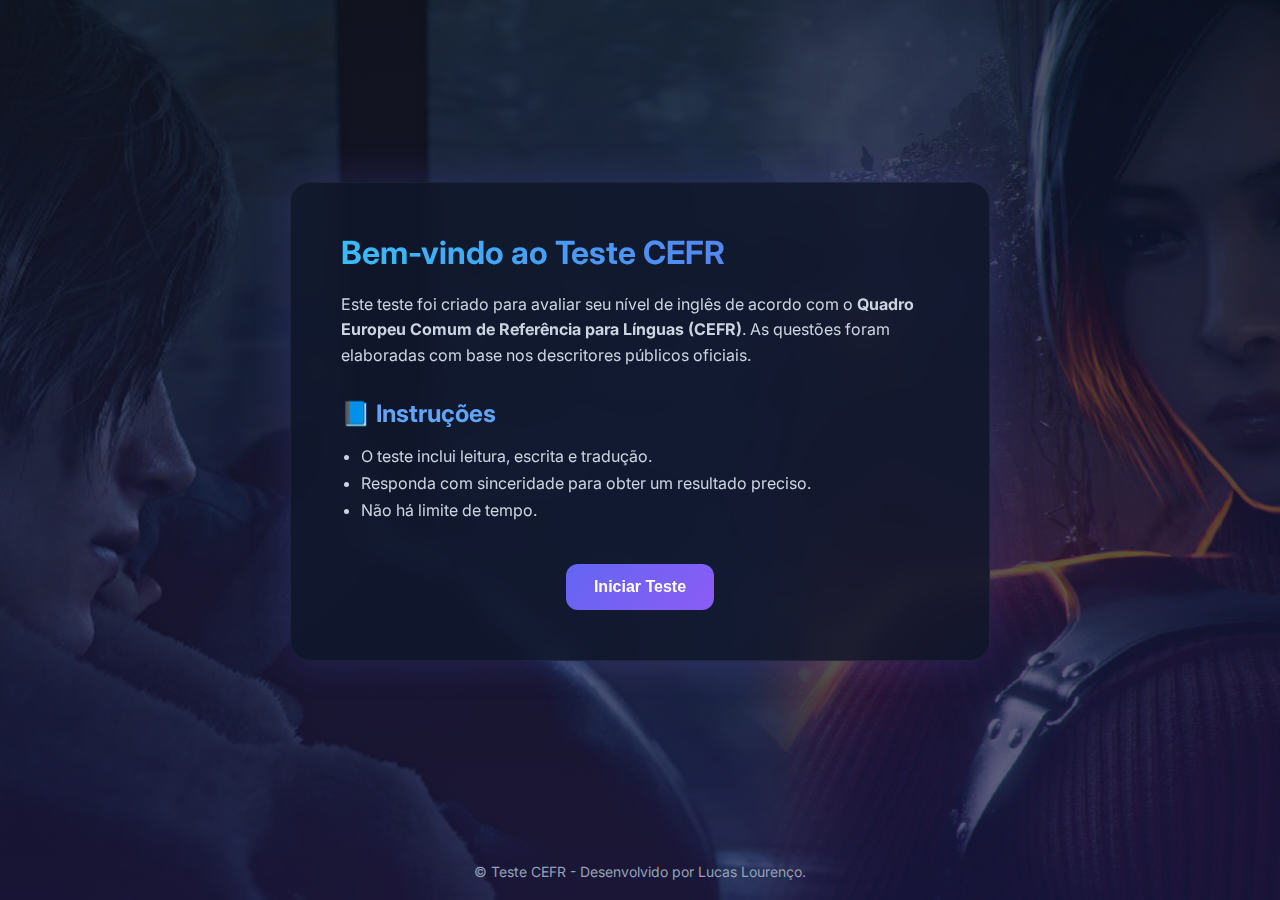
<file: index.html>
<!DOCTYPE html>
<html lang="pt-BR">
<head>
    <meta charset="UTF-8">
    <meta name="viewport" content="width=device-width, initial-scale=1.0">
    <meta name="description" content="Um teste para avaliar seu nível de inglês">
    <title>Teste CEFR</title>

    <link href="https://fonts.googleapis.com/css2?family=Inter:wght@400;600;700&display=swap" rel="stylesheet">
    <link rel="stylesheet" href="styleIndex.css">
</head>

<body>

<div class="wrapper">
    <div class="card">

        <h1>Bem-vindo ao Teste CEFR</h1>

        <p class="intro-texto">
            Este teste foi criado para avaliar seu nível de inglês de acordo com o 
            <strong>Quadro Europeu Comum de Referência para Línguas (CEFR)</strong>.
            As questões foram elaboradas com base nos descritores públicos oficiais.
        </p>

        <h2>📘 Instruções</h2>
        <ul>
            <li>O teste inclui leitura, escrita e tradução.</li>
            <li>Responda com sinceridade para obter um resultado preciso.</li>
            <li>Não há limite de tempo.</li>
        </ul>

        <button class="botao" onclick="startTest()">Iniciar Teste</button>

    </div>
</div>

<footer class="footer">
    &copy; Teste CEFR - Desenvolvido por Lucas Lourenço.
</footer>

<script>
function startTest() {
    window.location.href = "teste.html";
}
</script>

</body>
</html>
</file>
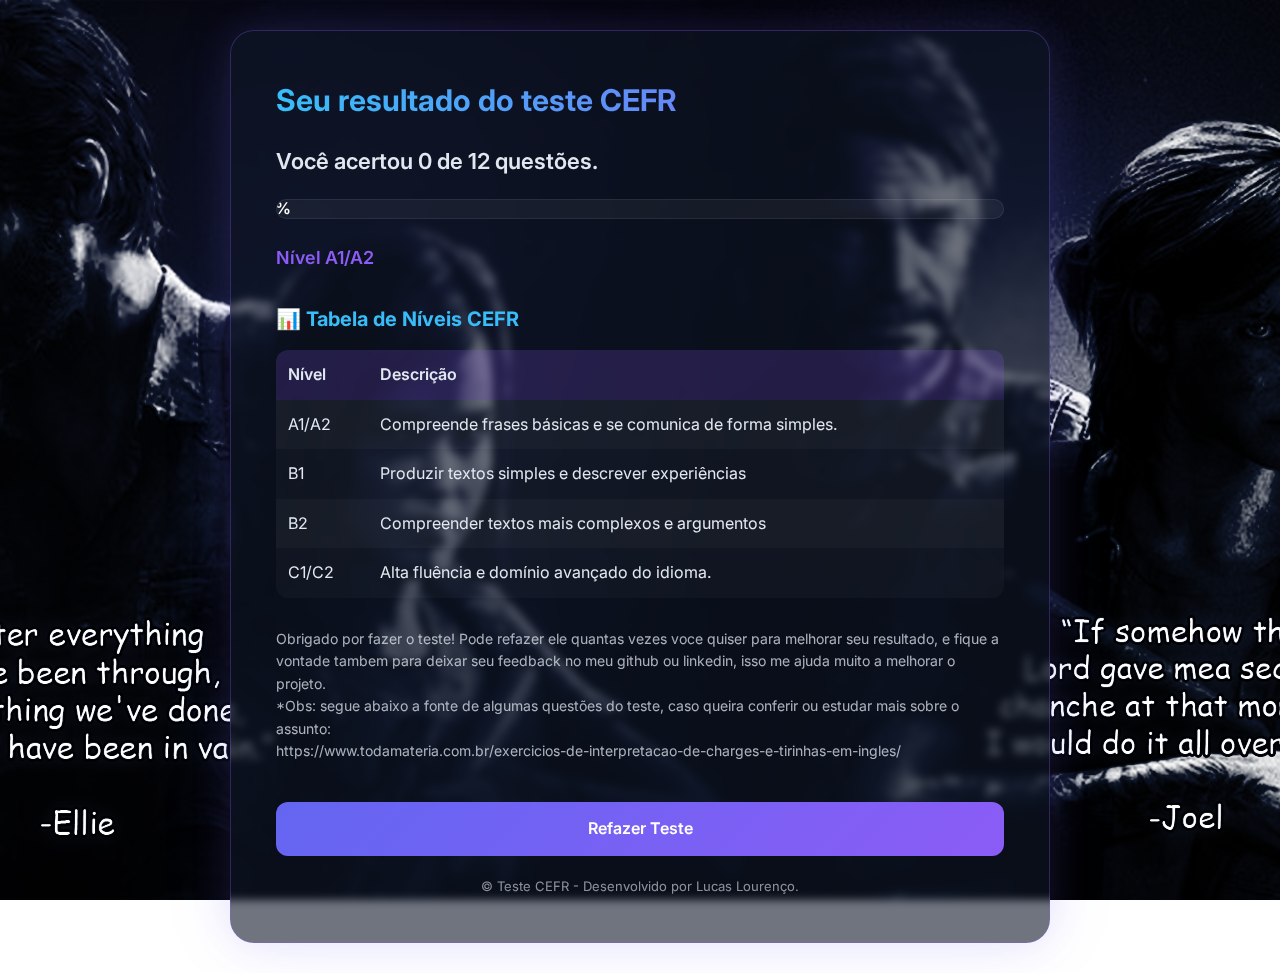
<file: resultado.html>
<!DOCTYPE html>
<html lang="pt-BR">
<head>
<meta charset="UTF-8">
<meta name="viewport" content="width=device-width, initial-scale=1.0">
<title>Resultado - Teste CEFR</title>

<link href="https://fonts.googleapis.com/css2?family=Inter:wght@400;600;700&display=swap" rel="stylesheet">
<link rel="stylesheet" href="styleResultado.css">
</head>

<body>

<div class="wrapper">
    <div class="card">

        <h1>Seu resultado do teste CEFR</h1>

        <p id="resultado" class="score"></p>

        <div class="progress-container">
            <div class="progress-bar" id="barra"></div>
        </div>

        <p id="nivel" class="nivel"></p>

        <h2>📊 Tabela de Níveis CEFR</h2>

        <table>
            <tr>
                <th>Nível</th>
                <th>Descrição</th>
            </tr>
            <tr>
                <td>A1/A2</td>
                <td>Compreende frases básicas e se comunica de forma simples.</td>
            </tr>
            <tr>
                <td>B1</td>
                <td>Produzir textos simples e descrever experiências</td>
            </tr>
            <tr>
                <td>B2</td>
                <td>Compreender textos mais complexos e argumentos</td>
            </tr>
            <tr>
                <td>C1/C2</td>
                <td>Alta fluência e domínio avançado do idioma.</td>
            </tr>
        </table>

        <p class="info-extra">
            Obrigado por fazer o teste! Pode refazer ele quantas vezes voce quiser para melhorar seu resultado, e fique a vontade tambem para deixar seu feedback no meu github ou linkedin, isso me ajuda muito a melhorar o projeto.<br> *Obs: segue abaixo a fonte de algumas questões do teste, caso queira conferir ou estudar mais sobre o assunto:<br>
            https://www.todamateria.com.br/exercicios-de-interpretacao-de-charges-e-tirinhas-em-ingles/<br>
</p>
        <a href="index.html" class="botao">Refazer Teste</a>

        <footer>
            &copy; Teste CEFR - Desenvolvido por Lucas Lourenço.
        </footer>
    </div>
</div>

<script>
document.addEventListener("DOMContentLoaded", function () {

    let score = parseInt(localStorage.getItem("resultadoFinal")) || 0;

    let resultado = document.getElementById("resultado");
    let nivel = document.getElementById("nivel");
    let barra = document.getElementById("barra");

    resultado.textContent = `Você acertou ${score} de 12 questões.`;

    let porcentagem = (score / 12) * 100;

    let corBarra = "";

    if (score <= 4) {
        nivel.textContent = "Nível A1/A2";
        corBarra = "#f87171"; // vermelho
    } 
    else if (score <= 8) {
        nivel.textContent = "Nível B1/B2";
        corBarra = "#fbbf24"; // amarelo
    } 
    else {
        nivel.textContent = "Nível C1/C2";
        corBarra = "#34d399"; // verde
    }

    barra.style.background = corBarra;

    setTimeout(() => {
        barra.style.width = porcentagem + "%";

        barra.textContent = Math.round(porcentagem) + "%";
        barra.style.display = "flex";
        barra.style.alignItems = "center";
        barra.style.justifyContent = "center";
        barra.style.color = "white";
        barra.style.fontWeight = "600";
    }, 200);

});
</script>



</body>


</html>
</file>
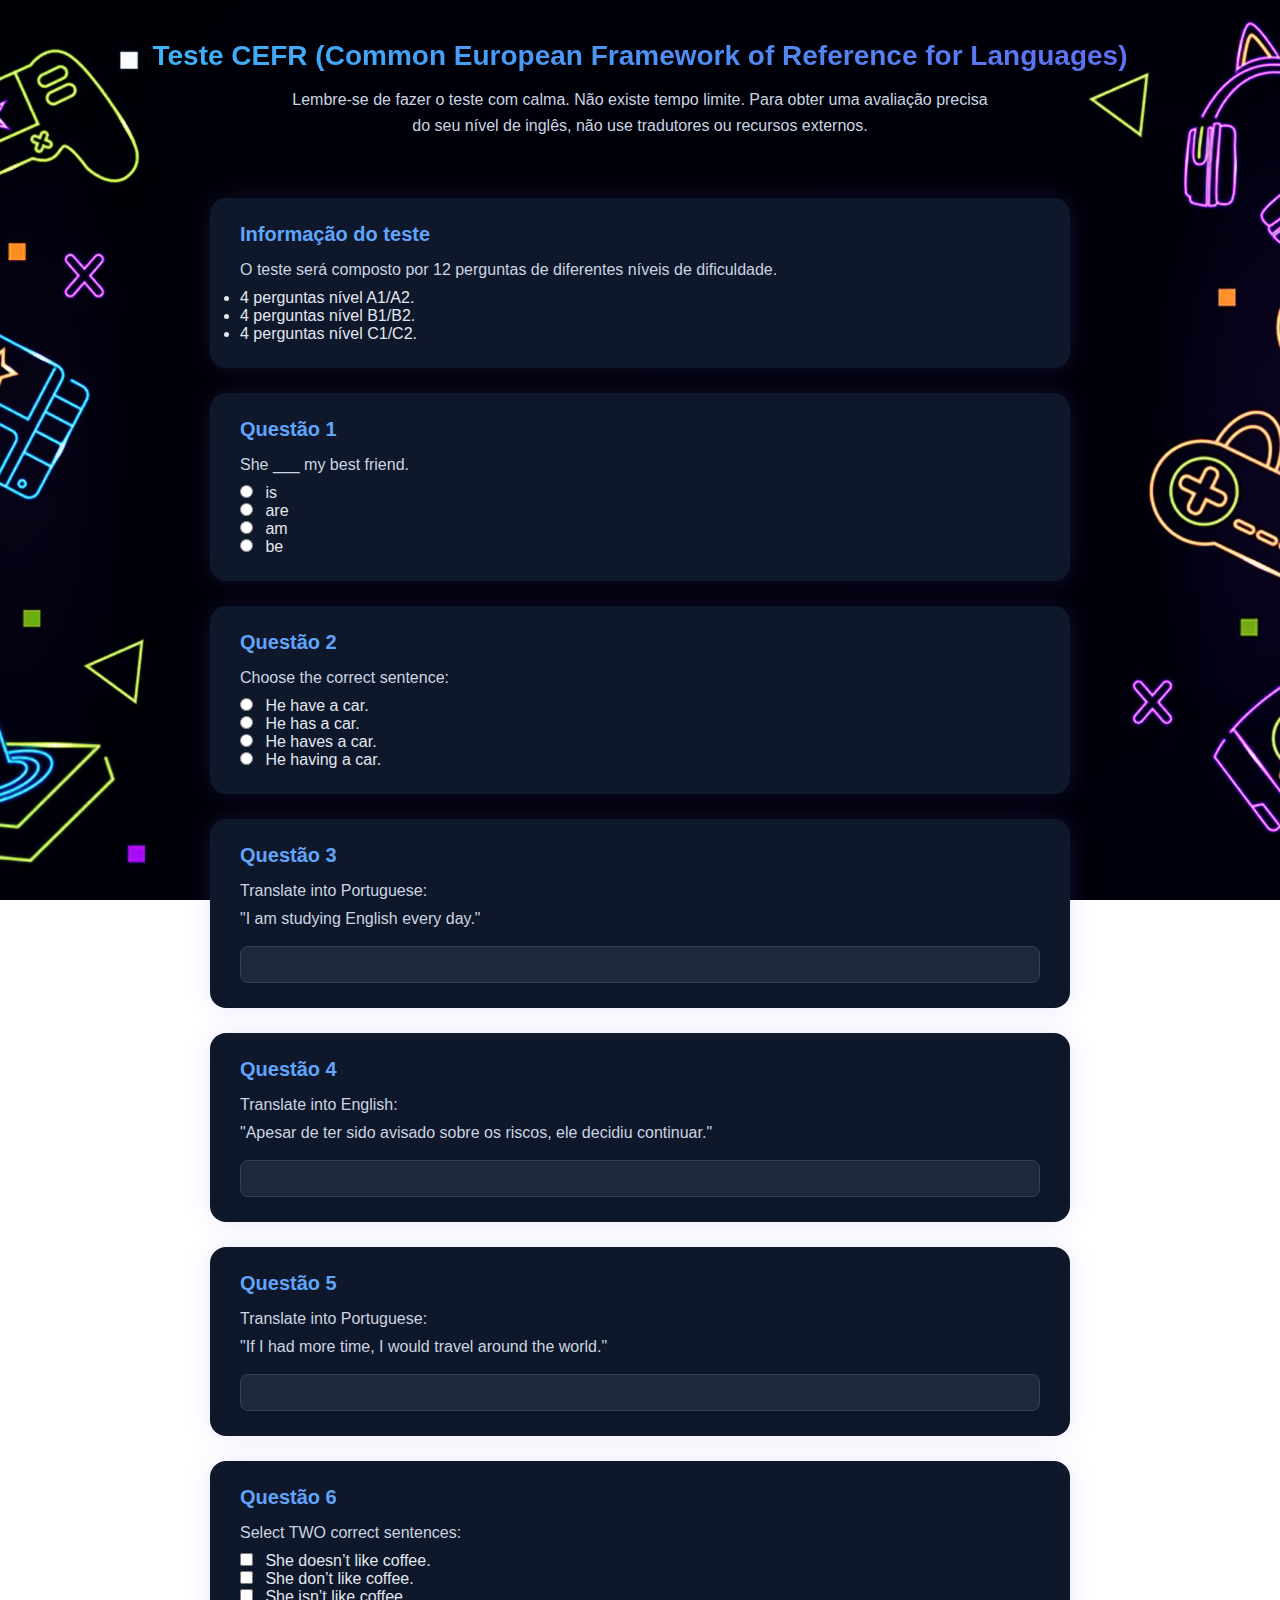
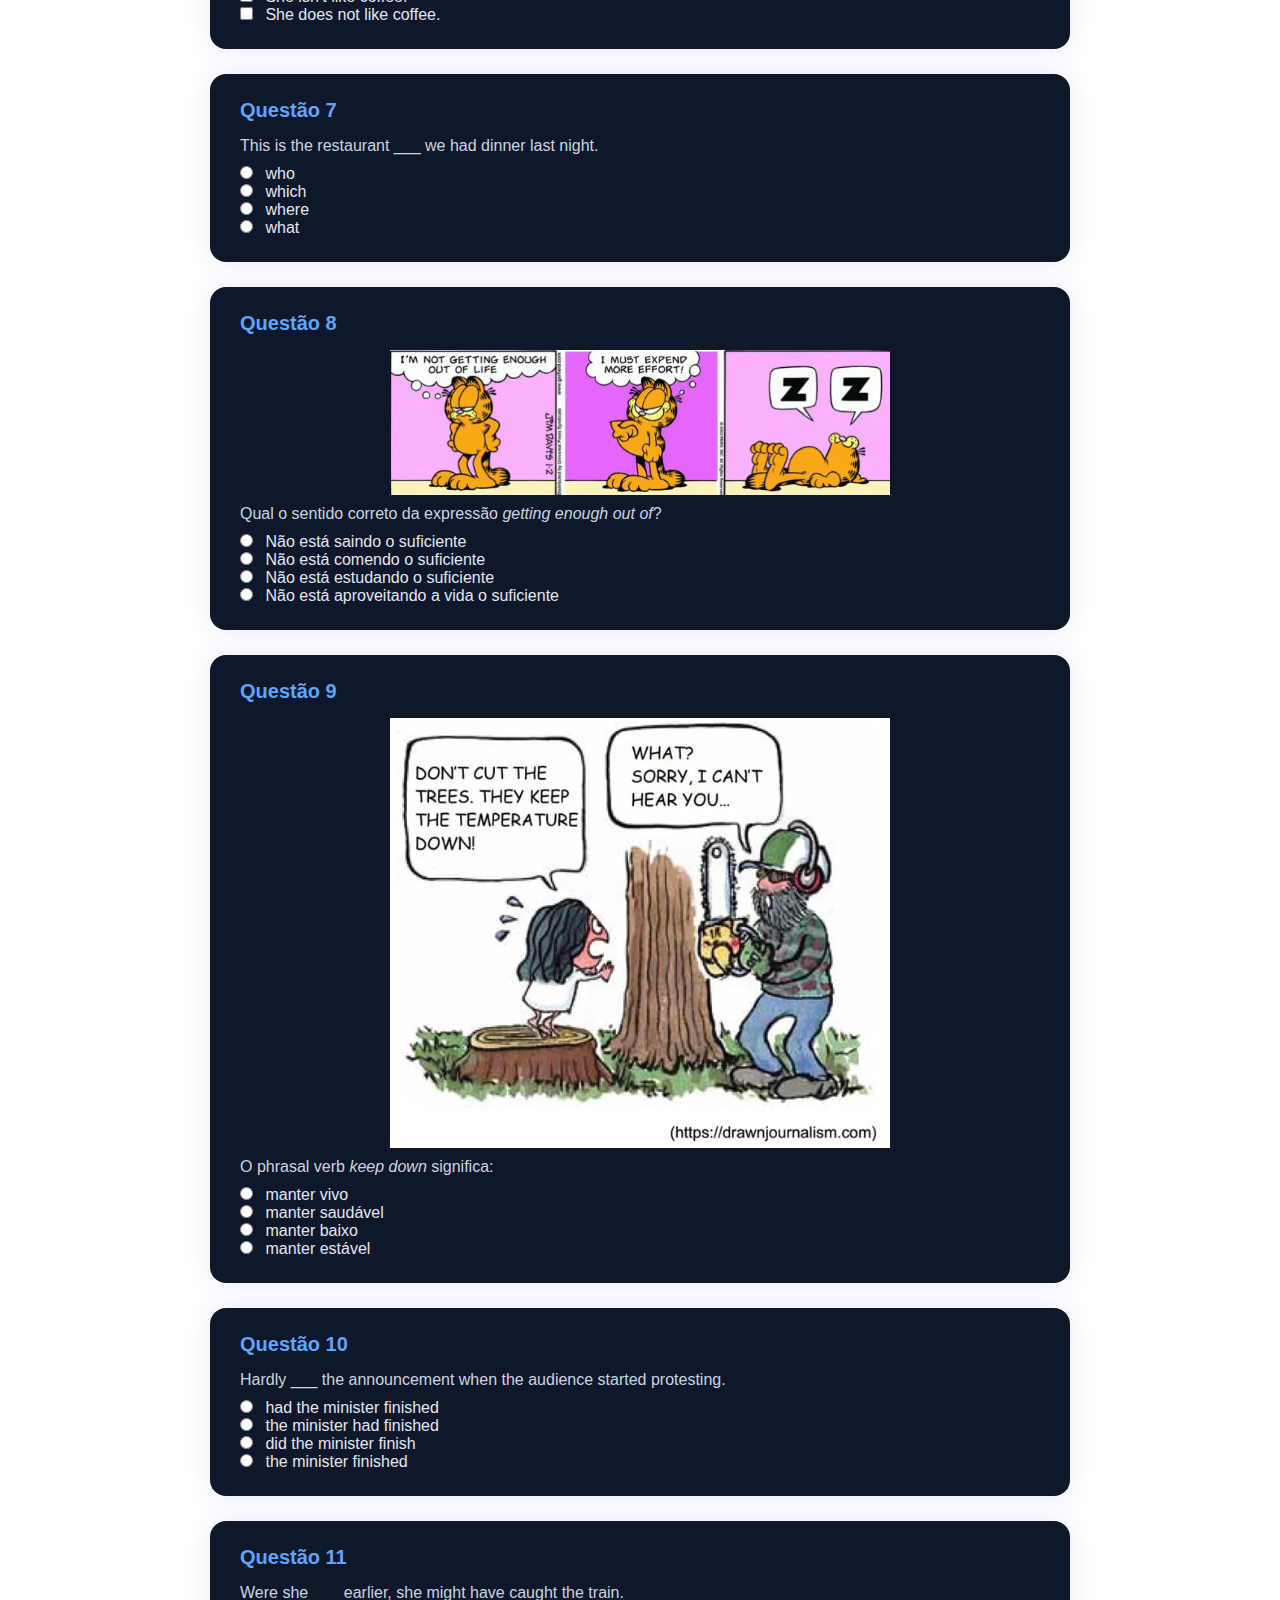
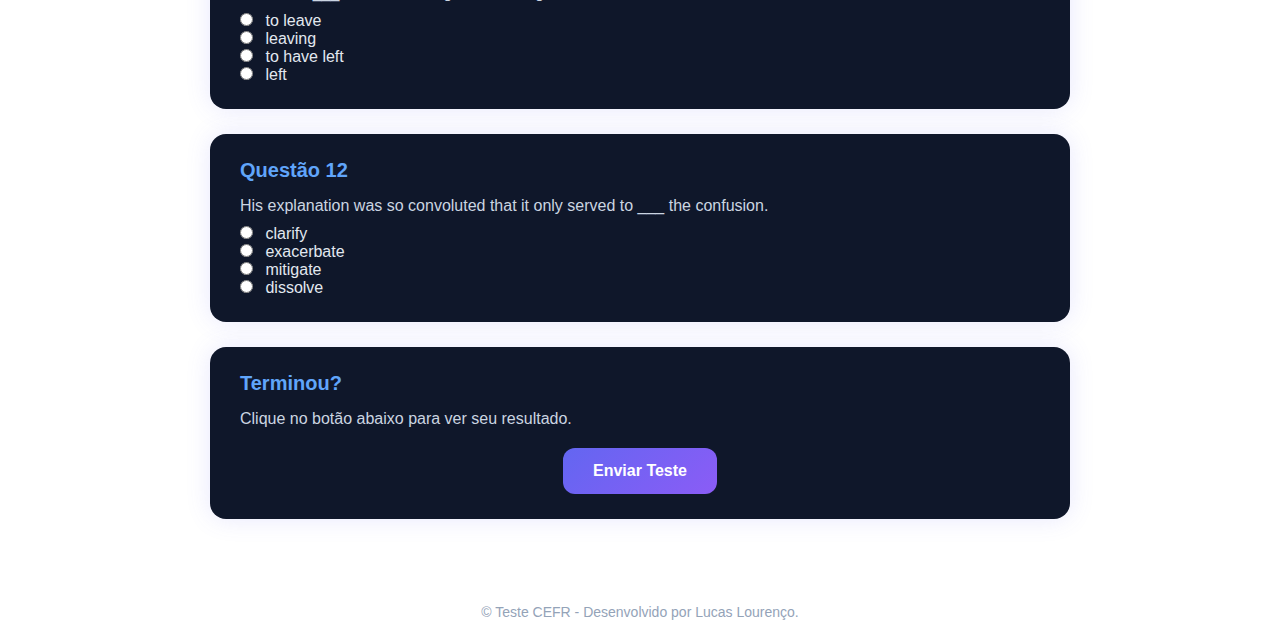
<file: teste.html>
<!DOCTYPE html>
<html lang="pt-BR">
<head>
    <meta charset="UTF-8">
    <meta name="viewport" content="width=device-width, initial-scale=1.0">
    <link rel="stylesheet" href="styleTeste.css">
    <title>Teste CEFR</title>
</head>
<body>

<header>
    <h1>Teste CEFR (Common European Framework of Reference for Languages)</h1>
    <p>
        Lembre-se de fazer o teste com calma. Não existe tempo limite.
        Para obter uma avaliação precisa do seu nível de inglês,
        não use tradutores ou recursos externos.
    </p>
</header>

<main>

<section>
    <h2>Informação do teste</h2>
    <p>O teste será composto por 12 perguntas de diferentes níveis de dificuldade.</p>
    <ul>
        <li>4 perguntas nível A1/A2.</li>
        <li>4 perguntas nível B1/B2.</li>
        <li>4 perguntas nível C1/C2.</li>
    </ul>
</section>

<!-- QUESTÃO 1 -->
<section>
    <h2>Questão 1</h2>
    <p>She ___ my best friend.</p>
    <input type="radio" value="is" name="pergunta1"> is<br>
    <input type="radio" value="are" name="pergunta1"> are<br>
    <input type="radio" value="am" name="pergunta1"> am<br>
    <input type="radio" value="be" name="pergunta1"> be<br>
</section>

<!-- QUESTÃO 2 -->
<section>
    <h2>Questão 2</h2>
    <p>Choose the correct sentence:</p>
    <input type="radio" value="go" name="pergunta2"> He have a car.<br>
    <input type="radio" value="has" name="pergunta2"> He has a car.<br>
    <input type="radio" value="going" name="pergunta2"> He haves a car.<br>
    <input type="radio" value="gone" name="pergunta2"> He having a car.<br>
</section>

<!-- QUESTÃO 3 -->
<section>
    <h2>Questão 3</h2>
    <p>Translate into Portuguese:</p>
    <p>"I am studying English every day."</p>
    <input type="text" id="p3">
</section>

<!-- QUESTÃO 4 -->
<section>
    <h2>Questão 4</h2>
    <p>Translate into English:</p>
    <p>"Apesar de ter sido avisado sobre os riscos, ele decidiu continuar."</p>
    <input type="text" id="p4">
</section>

<!-- QUESTÃO 5 -->
<section>
    <h2>Questão 5</h2>
    <p>Translate into Portuguese:</p>
    <p>"If I had more time, I would travel around the world."</p>
    <input type="text" id="p5">
</section>

<!-- QUESTÃO 6 -->
<section>
    <h2>Questão 6</h2>
    <p>Select TWO correct sentences:</p>
    <input type="checkbox" value="a" id="p6a"> She doesn’t like coffee.<br>
    <input type="checkbox" value="b" id="p6b"> She don’t like coffee.<br>
    <input type="checkbox" value="c" id="p6c"> She isn’t like coffee.<br>
    <input type="checkbox" value="d" id="p6d"> She does not like coffee.<br>
</section>

<!-- QUESTÃO 7 -->
<section>
    <h2>Questão 7</h2>
    <p>This is the restaurant ___ we had dinner last night.</p>
    <input type="radio" value="who" name="pergunta7"> who<br>
    <input type="radio" value="which" name="pergunta7"> which<br>
    <input type="radio" value="where" name="pergunta7"> where<br>
    <input type="radio" value="what" name="pergunta7"> what<br>
</section>

<!-- QUESTÃO 8 -->
<section>
    <h2>Questão 8</h2>
    <div class="pergunta">
    <img src="./assets/perg8.png" alt="Figura do Garfield">
    </div>
    <p>Qual o sentido correto da expressão <em>getting enough out of</em>?</p>
    <input type="radio" value="a" name="pergunta8"> Não está saindo o suficiente<br>
    <input type="radio" value="b" name="pergunta8"> Não está comendo o suficiente<br>
    <input type="radio" value="c" name="pergunta8"> Não está estudando o suficiente<br>
    <input type="radio" value="d" name="pergunta8"> Não está aproveitando a vida o suficiente<br>
</section>

<!-- QUESTÃO 9 -->
<section>
    <h2>Questão 9</h2>
    <div class="pergunta">
    <img src="./assets/perg9.png" alt="Figura de um homem segurando uma serra">
    </div>
    <p>O phrasal verb <em>keep down</em> significa:</p>
    <input type="radio" value="a" name="pergunta9"> manter vivo<br>
    <input type="radio" value="b" name="pergunta9"> manter saudável<br>
    <input type="radio" value="c" name="pergunta9"> manter baixo<br>
    <input type="radio" value="d" name="pergunta9"> manter estável<br>
</section>

<!-- QUESTÃO 10 -->
<section>
    <h2>Questão 10</h2>
    <p>Hardly ___ the announcement when the audience started protesting.</p>
    <input type="radio" value="a" name="pergunta10"> had the minister finished<br>
    <input type="radio" value="b" name="pergunta10"> the minister had finished<br>
    <input type="radio" value="c" name="pergunta10"> did the minister finish<br>
    <input type="radio" value="d" name="pergunta10"> the minister finished<br>
</section>

<!-- QUESTÃO 11 -->
<section>
    <h2>Questão 11</h2>
    <p>Were she ___ earlier, she might have caught the train.</p>
    <input type="radio" value="a" name="pergunta11"> to leave<br>
    <input type="radio" value="b" name="pergunta11"> leaving<br>
    <input type="radio" value="c" name="pergunta11"> to have left<br>
    <input type="radio" value="d" name="pergunta11"> left<br>
</section>

<!-- QUESTÃO 12 -->
<section>
    <h2>Questão 12</h2>
    <p>His explanation was so convoluted that it only served to ___ the confusion.</p>
    <input type="radio" value="a" name="pergunta12"> clarify<br>
    <input type="radio" value="b" name="pergunta12"> exacerbate<br>
    <input type="radio" value="c" name="pergunta12"> mitigate<br>
    <input type="radio" value="d" name="pergunta12"> dissolve<br>
</section>

<section>
    <h2>Terminou?</h2>
    <p>Clique no botão abaixo para ver seu resultado.</p>
    <button type="button" id="btnEnviar">Enviar Teste</button>
</section>

</main>

<footer>
    &copy; Teste CEFR - Desenvolvido por Lucas Lourenço.
</footer>

<script src="script.js"></script>
</body>
</html>
</file>
<file: styleIndex.css>
* {
    margin: 0;
    padding: 0;
    box-sizing: border-box;
}

body {
    font-family: 'Inter', sans-serif;
    background: linear-gradient(rgba(15, 23, 42, 0.7), rgba(30, 27, 75, 0.7)), 
                url('./assets/leonpag1.png');
    background-size: cover;
    background-attachment: fixed; 
    background-position: center;
    color: #e2e8f0;
    min-height: 100vh;
    display: flex;
    flex-direction: column;
}

.wrapper {
    flex: 1;
    display: flex;
    justify-content: center;
    align-items: center;
    padding: 40px 20px;
}


.card {
    background: rgba(15, 23, 42, 0.8); 
    
    backdrop-filter: blur(12px);
    -webkit-backdrop-filter: blur(12px);

    padding: 50px;
    border-radius: 20px;
    max-width: 700px;
    width: 100%;
    box-shadow: 0 0 40px rgba(99, 102, 241, 0.2);
    
    border: 1px solid rgba(255, 255, 255, 0.05);
}

h1 {
    font-size: 32px;
    margin-bottom: 20px;
    background: linear-gradient(90deg, #38bdf8, #6366f1);
    background-clip: text;
    -webkit-text-fill-color: transparent;
}

h2 {
    margin-top: 30px;
    margin-bottom: 15px;
    color: #60a5fa;
}

.intro-texto {
    margin-bottom: 20px;
    line-height: 1.6;
    color: #cbd5e1;
}

ul {
    margin-left: 20px;
    line-height: 1.7;
    color: #cbd5e1;
}

.botao {
    display: block;
    margin: 40px auto 0;
    padding: 14px 28px;
    border-radius: 12px;
    border: none;
    background: linear-gradient(135deg, #6366f1, #8b5cf6);
    color: white;
    font-weight: 600;
    font-size: 16px;
    cursor: pointer;
    transition: 0.3s ease;
}

.botao:hover {
    transform: translateY(-3px);
    box-shadow: 0 10px 25px rgba(99,102,241,0.4);
}

.footer {
    text-align: center;
    padding: 20px;
    font-size: 14px;
    color: #94a3b8;
}
</file>
<file: styleResultado.css>
* {
    margin: 0;
    padding: 0;
    box-sizing: border-box;
}

body {
    font-family: 'Inter', sans-serif;
    min-height: 100vh;
    background: radial-gradient(circle at top, #1e1b4b, #0f172a 60%), 
                url('./assets/tloupag3.png');
    background-blend-mode: overlay; 
    background-size: cover;
    background-position: center;
    background-attachment: fixed; 
    display: flex;
    align-items: center;
    justify-content: center;
    padding: 30px;
    color: #e2e8f0;
    font-size: 16px;
    line-height: 1.6;

}

.card {
    width: 100%;
    max-width: 820px;
    padding: 45px;
    border-radius: 24px;
    background: rgba(15, 23, 42, 0.6); 
    backdrop-filter: blur(4px);
    -webkit-backdrop-filter: blur(4px);

    border: 1px solid rgba(139, 92, 246, 0.3);
    box-shadow: 
        0 0 40px rgba(139, 92, 246, 0.15),
        0 0 80px rgba(59, 130, 246, 0.08);
    
    animation: fadeIn 0.8s ease-out;
}
@keyframes fadeIn {
    from { opacity: 0; transform: translateY(15px); }
    to { opacity: 1; transform: translateY(0); }
}

h1 {
    font-size: 30px;
    font-weight: 700;
    margin-bottom: 20px;
    background: linear-gradient(90deg, #38bdf8, #8b5cf6);
    background-clip: text;
    -webkit-text-fill-color: transparent;
}

.score {
    font-size: 22px;
    font-weight: 600;
    margin-bottom: 20px;
}

.progress-container {
    width: 100%;
    height: 20px;
    background: rgba(255, 255, 255, 0.05);
    border-radius: 50px;
    overflow: hidden;
    margin-bottom: 25px;
    border: 1px solid rgba(255, 255, 255, 0.08);
}

.progress-bar {
    height: 100%;
    width: 0;
    border-radius: 50px;
    background: linear-gradient(90deg, #38bdf8, #8b5cf6);
    box-shadow: 0 0 15px rgba(139, 92, 246, 0.7);
    transition: width 1.2s cubic-bezier(.4,0,.2,1);
}

.nivel {
    font-size: 18px;
    font-weight: 600;
    margin-bottom: 30px;
    color: #8b5cf6;
}


h2 {
    font-size: 20px;
    margin-bottom: 15px;
    color: #38bdf8;
}

table {
    width: 100%;
    border-collapse: collapse;
    margin-bottom: 30px;
    border-radius: 12px;
    overflow: hidden;
}

th {
    background: rgba(139, 92, 246, 0.2);
    padding: 12px;
    text-align: left;
    font-weight: 600;
}

td {
    padding: 12px;
    background: rgba(255, 255, 255, 0.03);
}

tr:nth-child(even) td {
    background: rgba(255, 255, 255, 0.06);
}

.info-extra {
    font-size: 14px;
    opacity: 0.75;
    margin-bottom: 25px;
}

.botao {
    display: block;
    margin: 40px auto 0;
    padding: 14px 28px;
    border-radius: 12px;
    background: linear-gradient(135deg, #6366f1, #8b5cf6);
    color: white;
    font-weight: 600;
    text-decoration: none;
    transition: 0.3s ease;
    text-align: center;
}

.botao:hover {
    transform: translateY(-3px);
    box-shadow: 0 10px 25px rgba(99,102,241,0.4);
}


footer {
    margin-top: 20px;
    font-size: 13px;
    opacity: 0.6;
    text-align: center;
}
</file>
<file: styleTeste.css>
* {
    margin: 0;
    padding: 0;
    box-sizing: border-box;
}

body {
    font-family: 'Inter', sans-serif;
    background: linear-gradient(135deg, #0f172a, #1e1b4b), 
                url('./assets/gamepag2.png');
    
    background-blend-mode: overlay; 
    
    background-size: cover;
    background-position: center;
    background-attachment: fixed; 
    
    color: #e2e8f0;
    min-height: 100vh;
    display: flex;
    flex-direction: column;
}

header {
    text-align: center;
    padding: 40px 20px 20px;
}

header h1 {
    font-size: 28px;
    margin-bottom: 15px;
    background: linear-gradient(90deg, #38bdf8, #6366f1);
    background-clip: text;
    -webkit-text-fill-color: transparent;
}

header p {
    max-width: 700px;
    margin: auto;
    color: #cbd5e1;
    line-height: 1.6;
}

main {
    width: 100%;
    max-width: 900px;
    margin: 40px auto;
    padding: 0 20px;
}

section {
    background: #0f172a;
    padding: 25px 30px;
    margin-bottom: 25px;
    border-radius: 16px;
    box-shadow: 0 0 25px rgba(99, 102, 241, 0.15);
}

section h2 {
    margin-bottom: 15px;
    color: #60a5fa;
    font-size: 20px;
}

section p {
    margin-bottom: 10px;
    color: #cbd5e1;
}

input[type="radio"],
input[type="checkbox"] {
    margin-right: 8px;
    accent-color: #6366f1;
    cursor: pointer;
}

input[type="text"] {
    width: 100%;
    padding: 10px;
    border-radius: 8px;
    border: 1px solid #334155;
    background-color: #1e293b;
    color: white;
    margin-top: 8px;
}

input[type="text"]:focus {
    outline: none;
    border-color: #6366f1;
}

.pergunta img {
    width: 100%;
    max-width: 500px;
    height: auto;
    display: block;
    margin: 10px auto;
}



#btnEnviar {
    display: block;
    margin: 20px auto 0;
    padding: 14px 30px;
    border-radius: 12px;
    border: none;
    background: linear-gradient(135deg, #6366f1, #8b5cf6);
    color: white;
    font-weight: 600;
    font-size: 16px;
    cursor: pointer;
    transition: 0.3s ease;
}

#btnEnviar:hover {
    transform: translateY(-3px);
    box-shadow: 0 10px 25px rgba(99,102,241,0.4);
}

footer {
    text-align: center;
    padding: 20px;
    font-size: 14px;
    color: #94a3b8;
}
</file>
